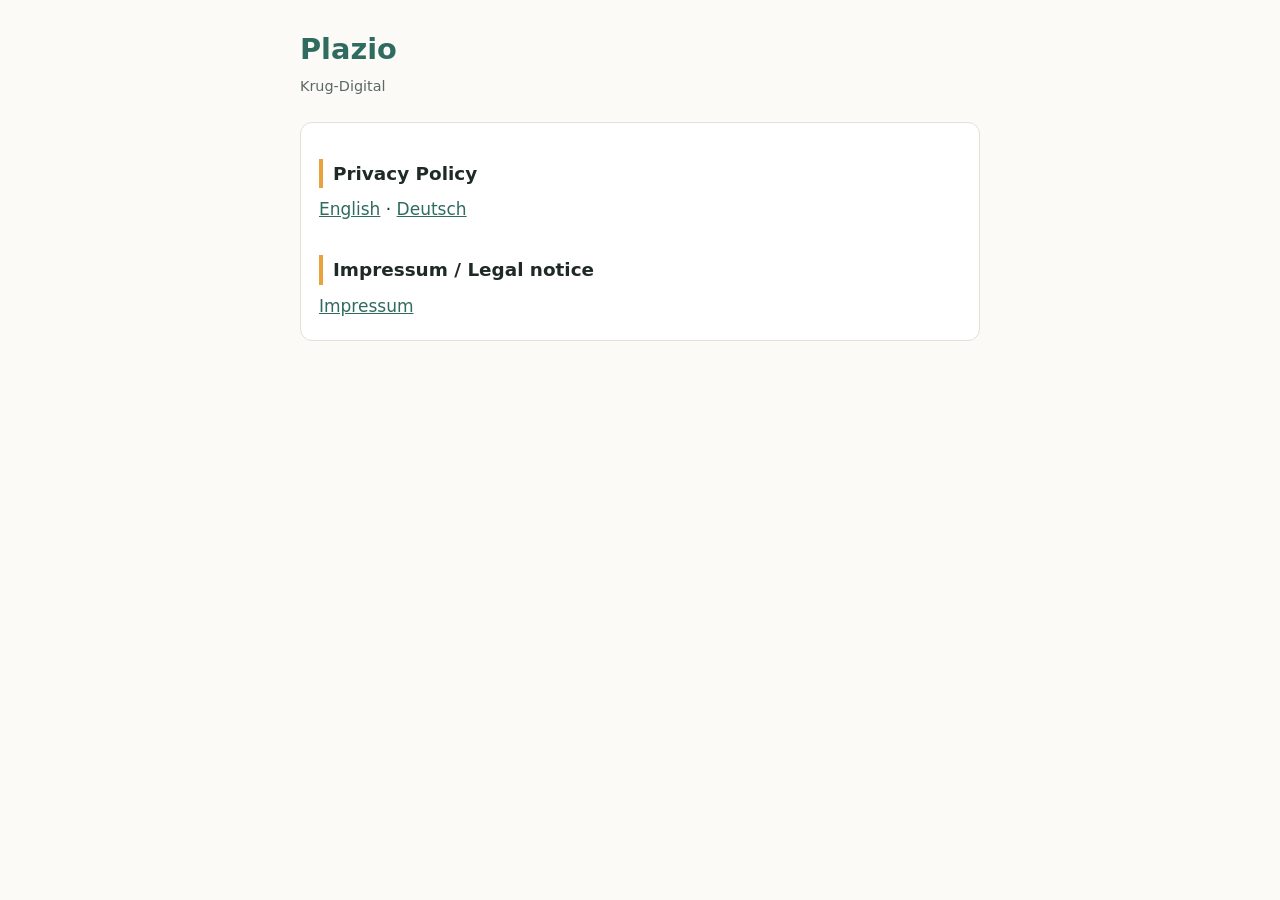
<file: index.html>
<!doctype html>
<html lang="en">
<head>
<meta charset="utf-8">
<meta name="viewport" content="width=device-width, initial-scale=1">
<title>Plazio – Privacy / Datenschutz</title>
<link rel="stylesheet" href="style.css">
</head>
<body>
<main>
  <h1>Plazio</h1>
  <p class="meta">Krug-Digital</p>
  <div class="box">
    <h2>Privacy Policy</h2>
    <p><a href="en.html">English</a> &middot; <a href="de.html">Deutsch</a></p>
    <h2>Impressum / Legal notice</h2>
    <p><a href="impressum.html">Impressum</a></p>
  </div>
</main>
</body>
</html>
</file>
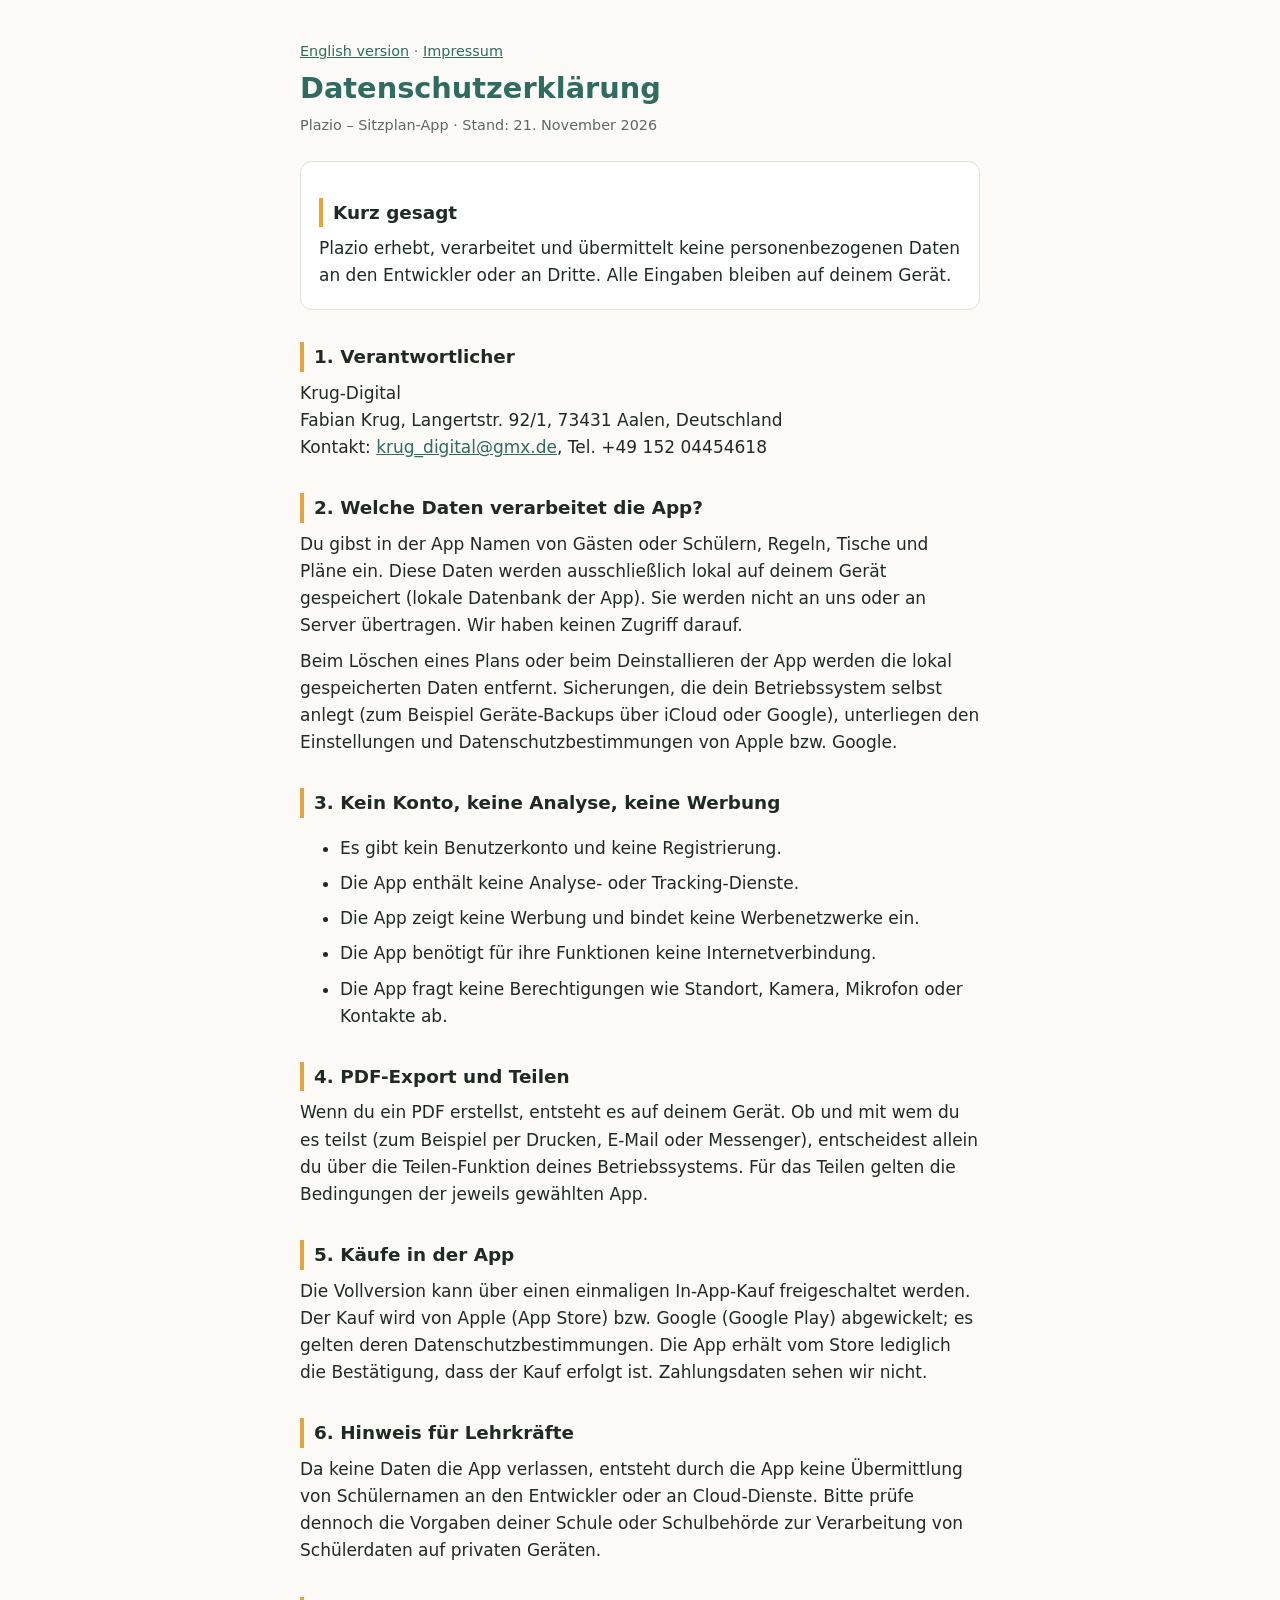
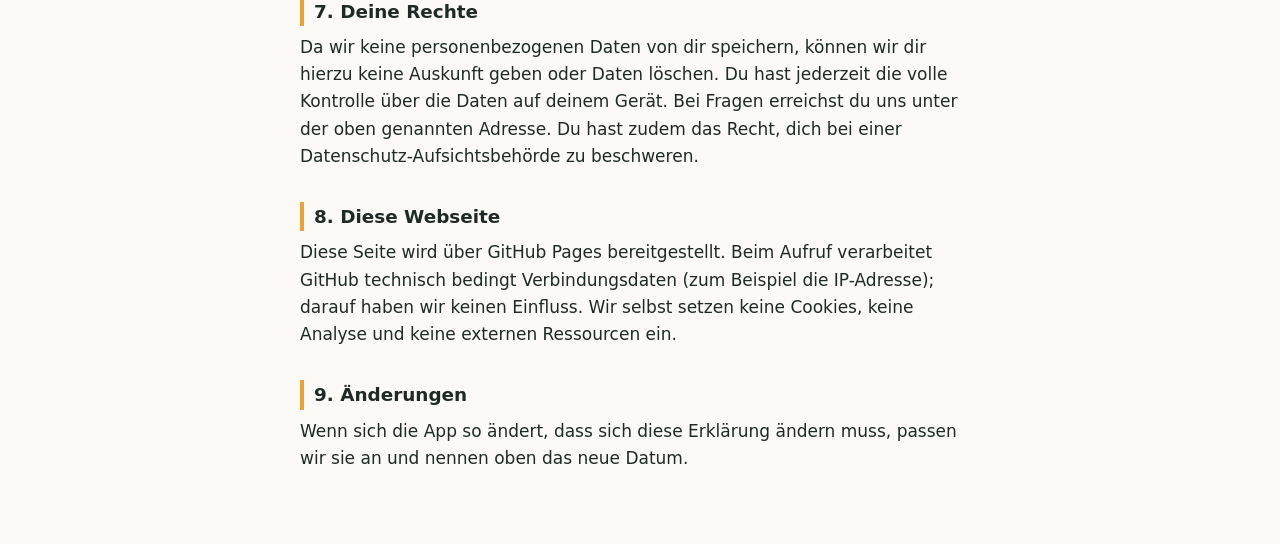
<file: de.html>
<!doctype html>
<html lang="de">
<head>
<meta charset="utf-8">
<meta name="viewport" content="width=device-width, initial-scale=1">
<title>Datenschutzerklärung – Plazio</title>
<link rel="stylesheet" href="style.css">
</head>
<body>
<main>
  <p class="nav"><a href="en.html">English version</a> &middot; <a href="impressum.html">Impressum</a></p>
  <h1>Datenschutzerklärung</h1>
  <p class="meta">Plazio – Sitzplan-App &middot; Stand: 21. November 2026</p>

  <div class="box">
    <h2>Kurz gesagt</h2>
    <p>Plazio erhebt, verarbeitet und übermittelt keine personenbezogenen Daten an den Entwickler oder an Dritte. Alle Eingaben bleiben auf deinem Gerät.</p>
  </div>

  <h2>1. Verantwortlicher</h2>
  <p>Krug-Digital<br>Fabian Krug, Langertstr. 92/1, 73431 Aalen, Deutschland<br>
  Kontakt: <a href="mailto:krug_digital@gmx.de">krug_digital@gmx.de</a>, Tel. +49 152 04454618</p>

  <h2>2. Welche Daten verarbeitet die App?</h2>
  <p>Du gibst in der App Namen von Gästen oder Schülern, Regeln, Tische und Pläne ein. Diese Daten werden ausschließlich lokal auf deinem Gerät gespeichert (lokale Datenbank der App). Sie werden nicht an uns oder an Server übertragen. Wir haben keinen Zugriff darauf.</p>
  <p>Beim Löschen eines Plans oder beim Deinstallieren der App werden die lokal gespeicherten Daten entfernt. Sicherungen, die dein Betriebssystem selbst anlegt (zum Beispiel Geräte-Backups über iCloud oder Google), unterliegen den Einstellungen und Datenschutzbestimmungen von Apple bzw. Google.</p>

  <h2>3. Kein Konto, keine Analyse, keine Werbung</h2>
  <ul>
    <li>Es gibt kein Benutzerkonto und keine Registrierung.</li>
    <li>Die App enthält keine Analyse- oder Tracking-Dienste.</li>
    <li>Die App zeigt keine Werbung und bindet keine Werbenetzwerke ein.</li>
    <li>Die App benötigt für ihre Funktionen keine Internetverbindung.</li>
    <li>Die App fragt keine Berechtigungen wie Standort, Kamera, Mikrofon oder Kontakte ab.</li>
  </ul>

  <h2>4. PDF-Export und Teilen</h2>
  <p>Wenn du ein PDF erstellst, entsteht es auf deinem Gerät. Ob und mit wem du es teilst (zum Beispiel per Drucken, E-Mail oder Messenger), entscheidest allein du über die Teilen-Funktion deines Betriebssystems. Für das Teilen gelten die Bedingungen der jeweils gewählten App.</p>

  <h2>5. Käufe in der App</h2>
  <p>Die Vollversion kann über einen einmaligen In-App-Kauf freigeschaltet werden. Der Kauf wird von Apple (App Store) bzw. Google (Google Play) abgewickelt; es gelten deren Datenschutzbestimmungen. Die App erhält vom Store lediglich die Bestätigung, dass der Kauf erfolgt ist. Zahlungsdaten sehen wir nicht.</p>

  <h2>6. Hinweis für Lehrkräfte</h2>
  <p>Da keine Daten die App verlassen, entsteht durch die App keine Übermittlung von Schülernamen an den Entwickler oder an Cloud-Dienste. Bitte prüfe dennoch die Vorgaben deiner Schule oder Schulbehörde zur Verarbeitung von Schülerdaten auf privaten Geräten.</p>

  <h2>7. Deine Rechte</h2>
  <p>Da wir keine personenbezogenen Daten von dir speichern, können wir dir hierzu keine Auskunft geben oder Daten löschen. Du hast jederzeit die volle Kontrolle über die Daten auf deinem Gerät. Bei Fragen erreichst du uns unter der oben genannten Adresse. Du hast zudem das Recht, dich bei einer Datenschutz-Aufsichtsbehörde zu beschweren.</p>

  <h2>8. Diese Webseite</h2>
  <p>Diese Seite wird über GitHub Pages bereitgestellt. Beim Aufruf verarbeitet GitHub technisch bedingt Verbindungsdaten (zum Beispiel die IP-Adresse); darauf haben wir keinen Einfluss. Wir selbst setzen keine Cookies, keine Analyse und keine externen Ressourcen ein.</p>

  <h2>9. Änderungen</h2>
  <p>Wenn sich die App so ändert, dass sich diese Erklärung ändern muss, passen wir sie an und nennen oben das neue Datum.</p>
</main>
</body>
</html>
</file>
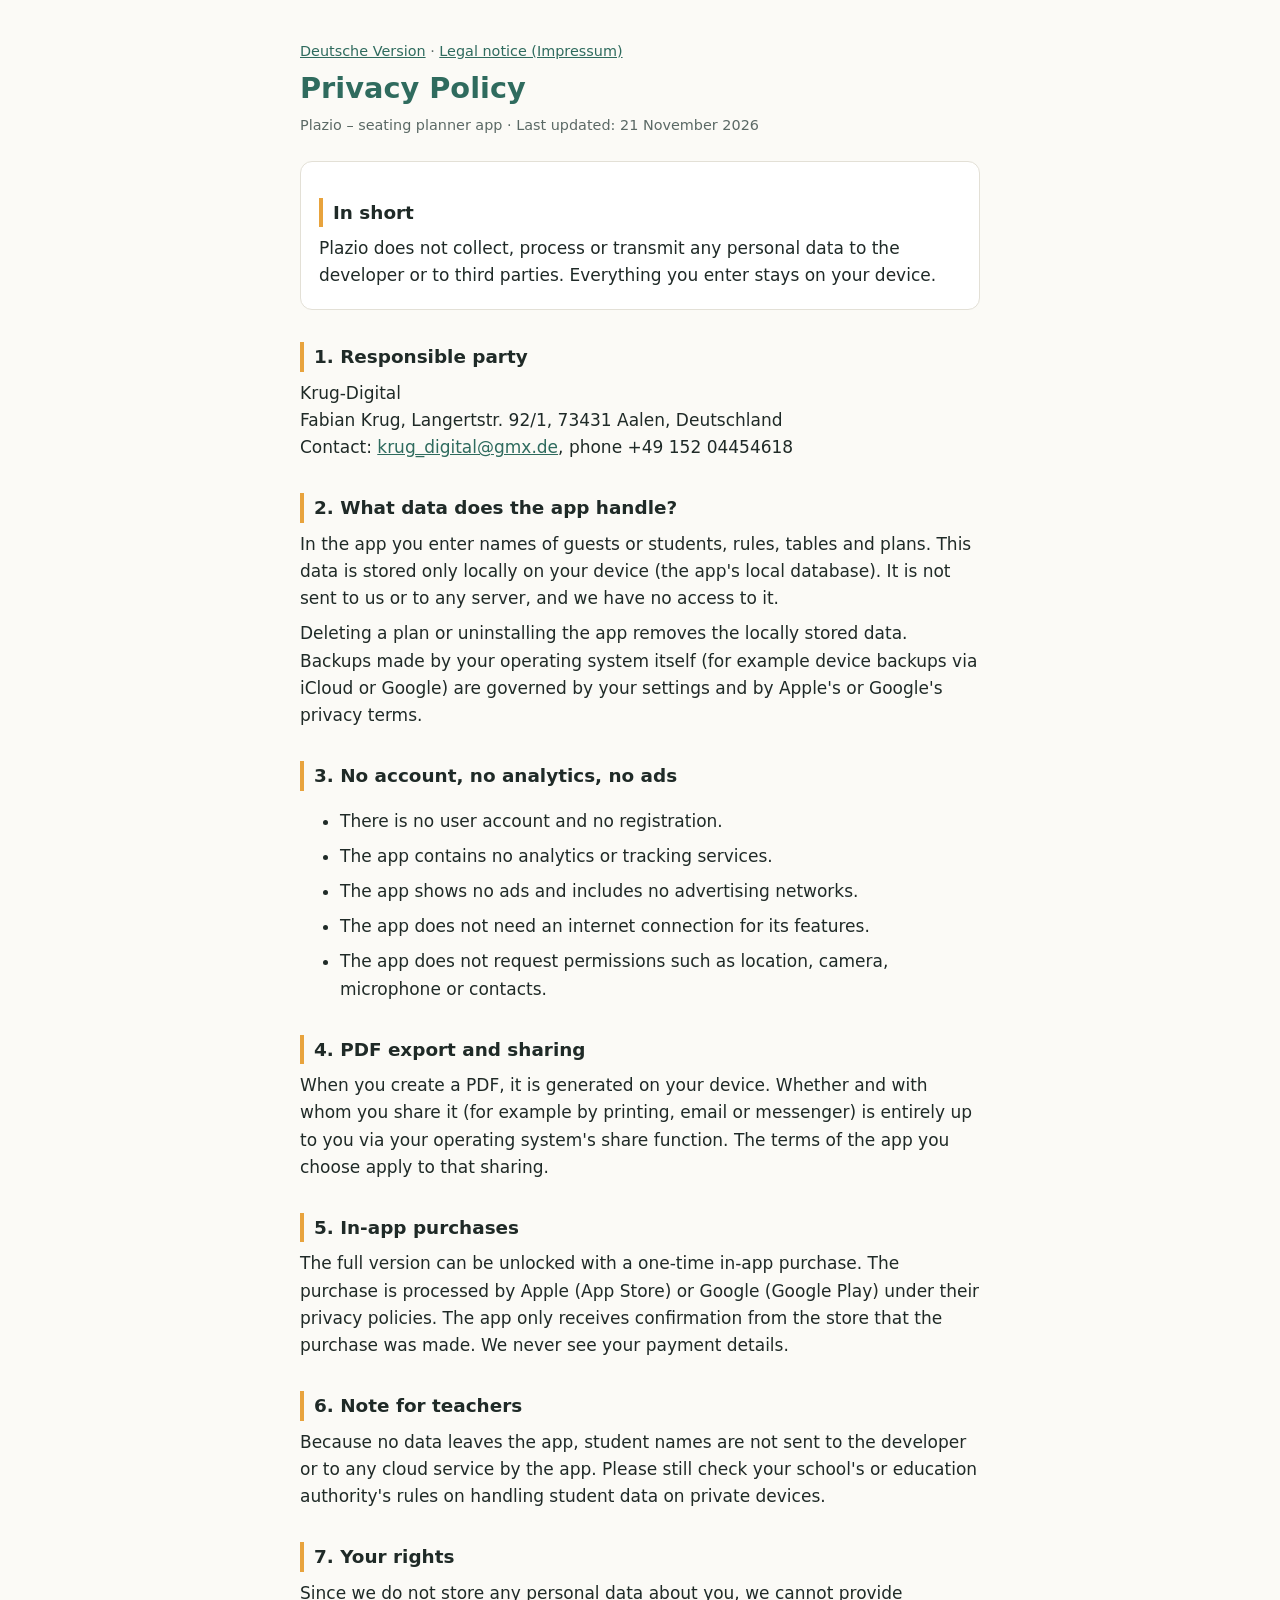
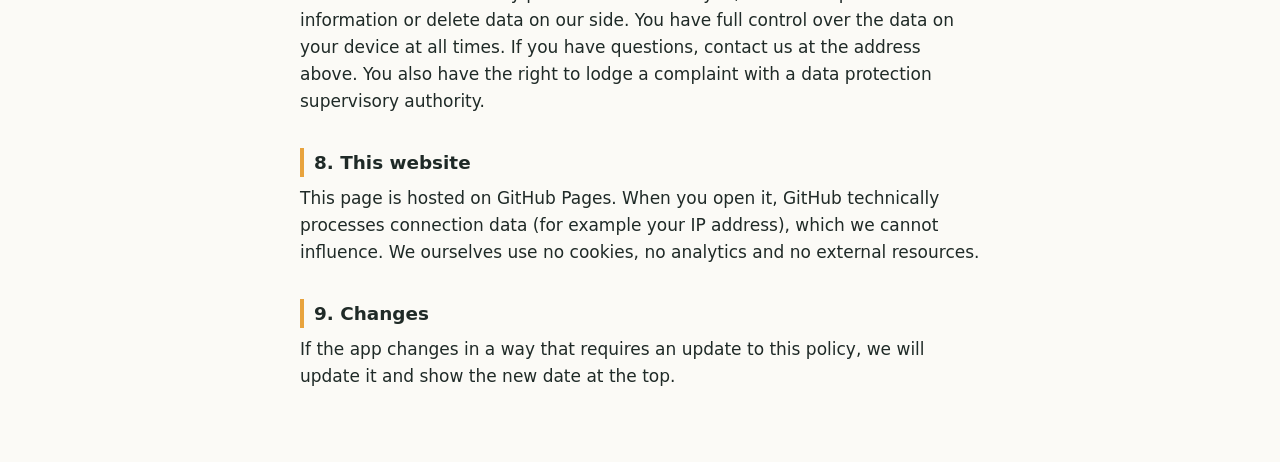
<file: en.html>
<!doctype html>
<html lang="en">
<head>
<meta charset="utf-8">
<meta name="viewport" content="width=device-width, initial-scale=1">
<title>Privacy Policy – Plazio</title>
<link rel="stylesheet" href="style.css">
</head>
<body>
<main>
  <p class="nav"><a href="de.html">Deutsche Version</a> &middot; <a href="impressum.html">Legal notice (Impressum)</a></p>
  <h1>Privacy Policy</h1>
  <p class="meta">Plazio – seating planner app &middot; Last updated: 21 November 2026</p>

  <div class="box">
    <h2>In short</h2>
    <p>Plazio does not collect, process or transmit any personal data to the developer or to third parties. Everything you enter stays on your device.</p>
  </div>

  <h2>1. Responsible party</h2>
  <p>Krug-Digital<br>Fabian Krug, Langertstr. 92/1, 73431 Aalen, Deutschland<br>
  Contact: <a href="mailto:krug_digital@gmx.de">krug_digital@gmx.de</a>, phone +49 152 04454618</p>

  <h2>2. What data does the app handle?</h2>
  <p>In the app you enter names of guests or students, rules, tables and plans. This data is stored only locally on your device (the app's local database). It is not sent to us or to any server, and we have no access to it.</p>
  <p>Deleting a plan or uninstalling the app removes the locally stored data. Backups made by your operating system itself (for example device backups via iCloud or Google) are governed by your settings and by Apple's or Google's privacy terms.</p>

  <h2>3. No account, no analytics, no ads</h2>
  <ul>
    <li>There is no user account and no registration.</li>
    <li>The app contains no analytics or tracking services.</li>
    <li>The app shows no ads and includes no advertising networks.</li>
    <li>The app does not need an internet connection for its features.</li>
    <li>The app does not request permissions such as location, camera, microphone or contacts.</li>
  </ul>

  <h2>4. PDF export and sharing</h2>
  <p>When you create a PDF, it is generated on your device. Whether and with whom you share it (for example by printing, email or messenger) is entirely up to you via your operating system's share function. The terms of the app you choose apply to that sharing.</p>

  <h2>5. In-app purchases</h2>
  <p>The full version can be unlocked with a one-time in-app purchase. The purchase is processed by Apple (App Store) or Google (Google Play) under their privacy policies. The app only receives confirmation from the store that the purchase was made. We never see your payment details.</p>

  <h2>6. Note for teachers</h2>
  <p>Because no data leaves the app, student names are not sent to the developer or to any cloud service by the app. Please still check your school's or education authority's rules on handling student data on private devices.</p>

  <h2>7. Your rights</h2>
  <p>Since we do not store any personal data about you, we cannot provide information or delete data on our side. You have full control over the data on your device at all times. If you have questions, contact us at the address above. You also have the right to lodge a complaint with a data protection supervisory authority.</p>

  <h2>8. This website</h2>
  <p>This page is hosted on GitHub Pages. When you open it, GitHub technically processes connection data (for example your IP address), which we cannot influence. We ourselves use no cookies, no analytics and no external resources.</p>

  <h2>9. Changes</h2>
  <p>If the app changes in a way that requires an update to this policy, we will update it and show the new date at the top.</p>
</main>
</body>
</html>
</file>
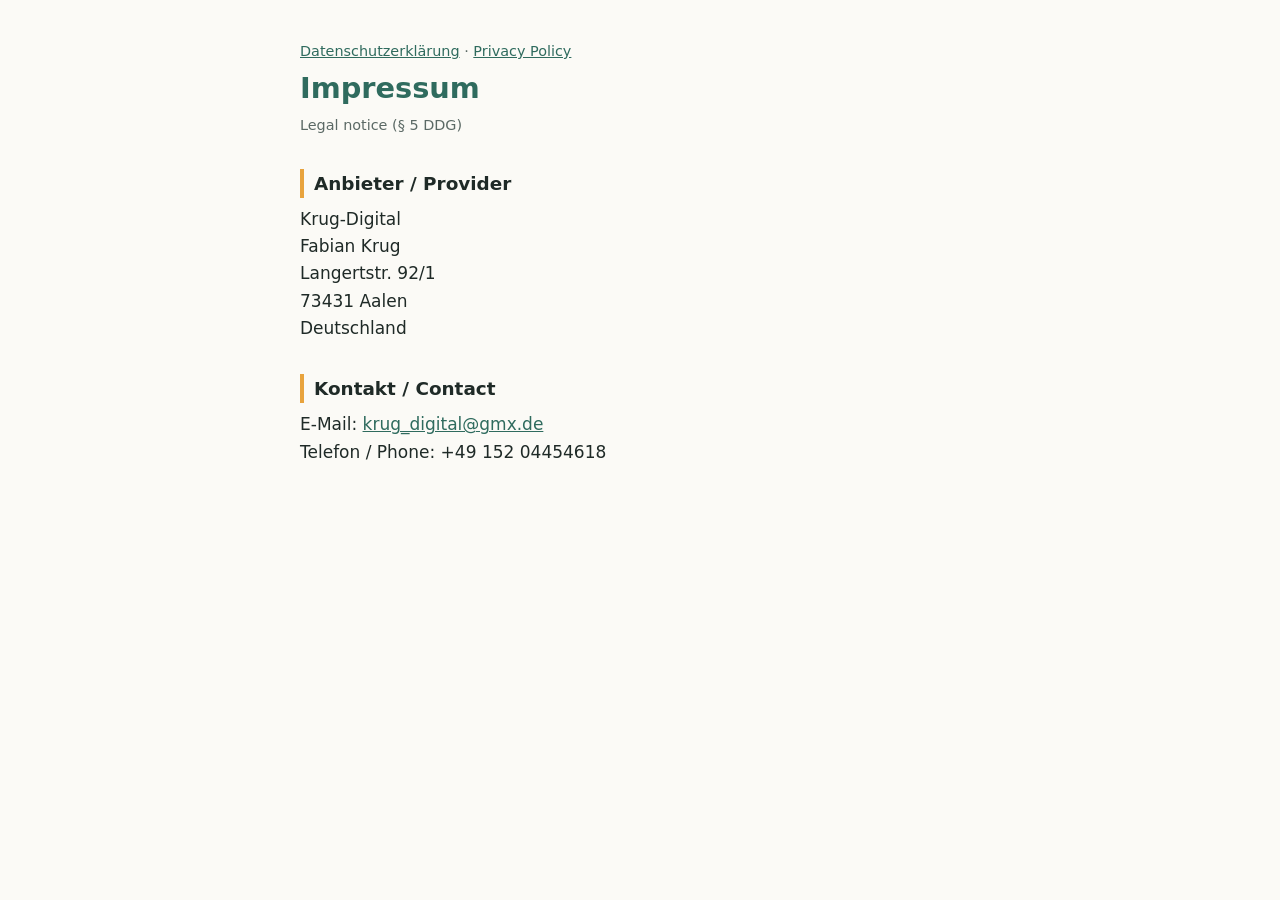
<file: impressum.html>
<!doctype html>
<html lang="de">
<head>
<meta charset="utf-8">
<meta name="viewport" content="width=device-width, initial-scale=1">
<title>Impressum – Plazio</title>
<link rel="stylesheet" href="style.css">
</head>
<body>
<main>
  <p class="nav"><a href="de.html">Datenschutzerklärung</a> &middot; <a href="en.html">Privacy Policy</a></p>
  <h1>Impressum</h1>
  <p class="meta">Legal notice (§ 5 DDG)</p>

  <h2>Anbieter / Provider</h2>
  <p>Krug-Digital<br>
  Fabian Krug<br>
  Langertstr. 92/1<br>
  73431 Aalen<br>
  Deutschland</p>

  <h2>Kontakt / Contact</h2>
  <p>E-Mail: <a href="mailto:krug_digital@gmx.de">krug_digital@gmx.de</a><br>
  Telefon / Phone: +49 152 04454618</p>
</main>
</body>
</html>
</file>
<file: style.css>
:root{--bg:#fbfaf6;--fg:#1f2a27;--muted:#5b6965;--primary:#2F6B5E;--accent:#E8A33D;--card:#fff;--line:#e3e0d6}
@media (prefers-color-scheme:dark){:root{--bg:#15201d;--fg:#e8ece9;--muted:#9fb0aa;--primary:#7fc4b3;--card:#1c2926;--line:#2c3b37}}
*{box-sizing:border-box}
body{margin:0;background:var(--bg);color:var(--fg);font:17px/1.6 system-ui,-apple-system,"Segoe UI",Roboto,sans-serif}
main{max-width:720px;margin:0 auto;padding:32px 20px 64px}
h1{font-size:1.8rem;line-height:1.2;margin:0 0 4px;color:var(--primary)}
h2{font-size:1.15rem;margin:32px 0 8px;border-left:4px solid var(--accent);padding-left:10px}
p,li{margin:8px 0}
.meta,.nav{color:var(--muted);font-size:.9rem}
.box{background:var(--card);border:1px solid var(--line);border-radius:12px;padding:4px 18px 12px;margin-top:24px}
a{color:var(--primary)}
.ph{background:rgba(232,163,61,.25);padding:0 4px;border-radius:4px}
</file>
